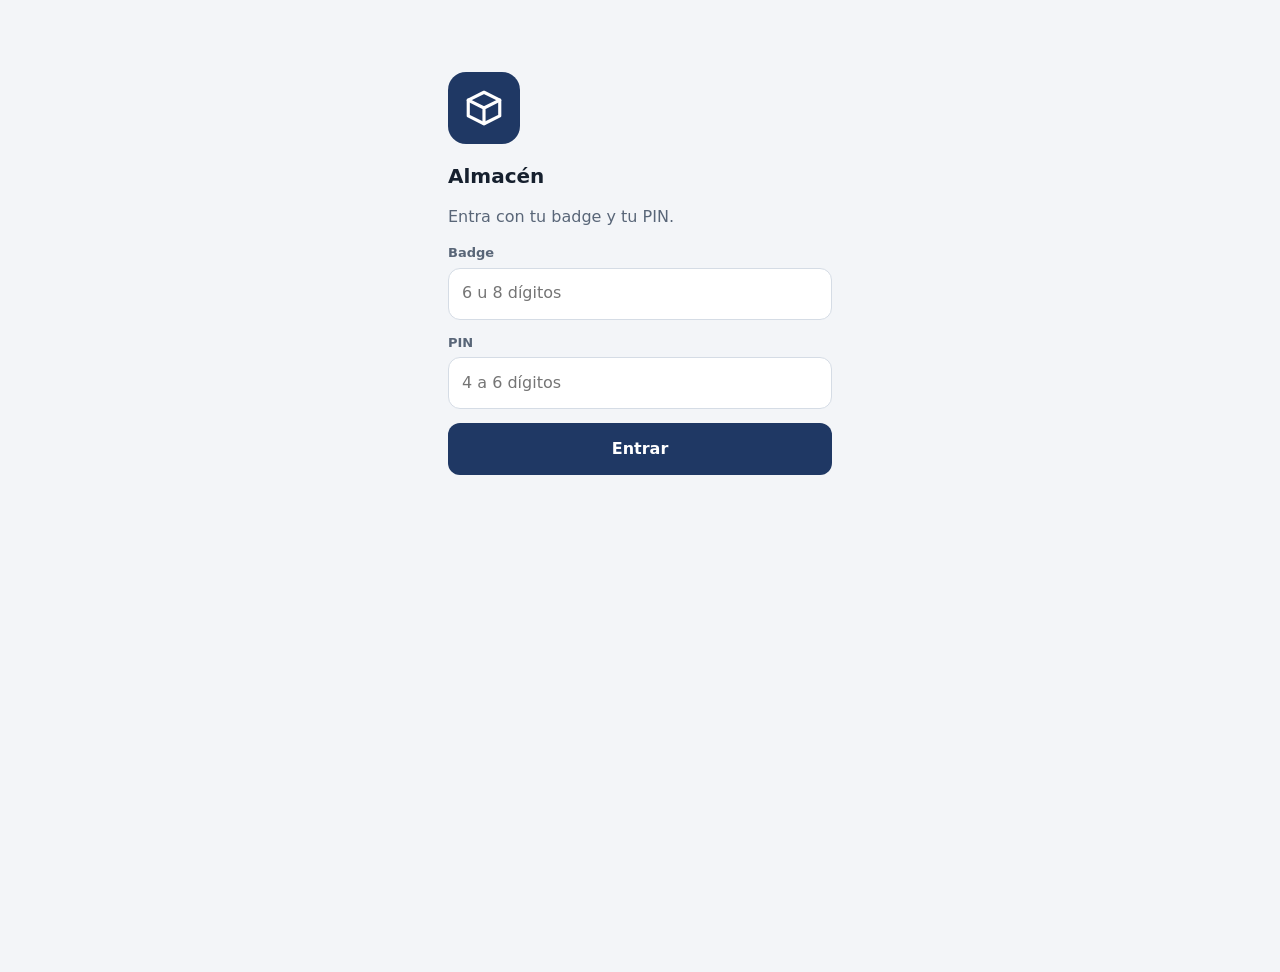
<file: index.html>
<!doctype html>
<html lang="es-MX">
<head>
<meta charset="utf-8">
<meta name="viewport" content="width=device-width, initial-scale=1, viewport-fit=cover">
<meta name="theme-color" content="#1f3864">
<meta name="apple-mobile-web-app-capable" content="yes">
<meta name="apple-mobile-web-app-title" content="Almacén">
<link rel="manifest" href="manifest.webmanifest">
<link rel="icon" href="icons/icon-192.png">
<link rel="apple-touch-icon" href="icons/icon-180.png">
<title>Almacén</title>
<link rel="stylesheet" href="styles.css">
</head>
<body>
<div id="app"></div>
<script src="config.js"></script>
<script src="demo.js"></script>
<script src="core.js"></script>
<script src="views.js"></script>
</body>
</html>
</file>
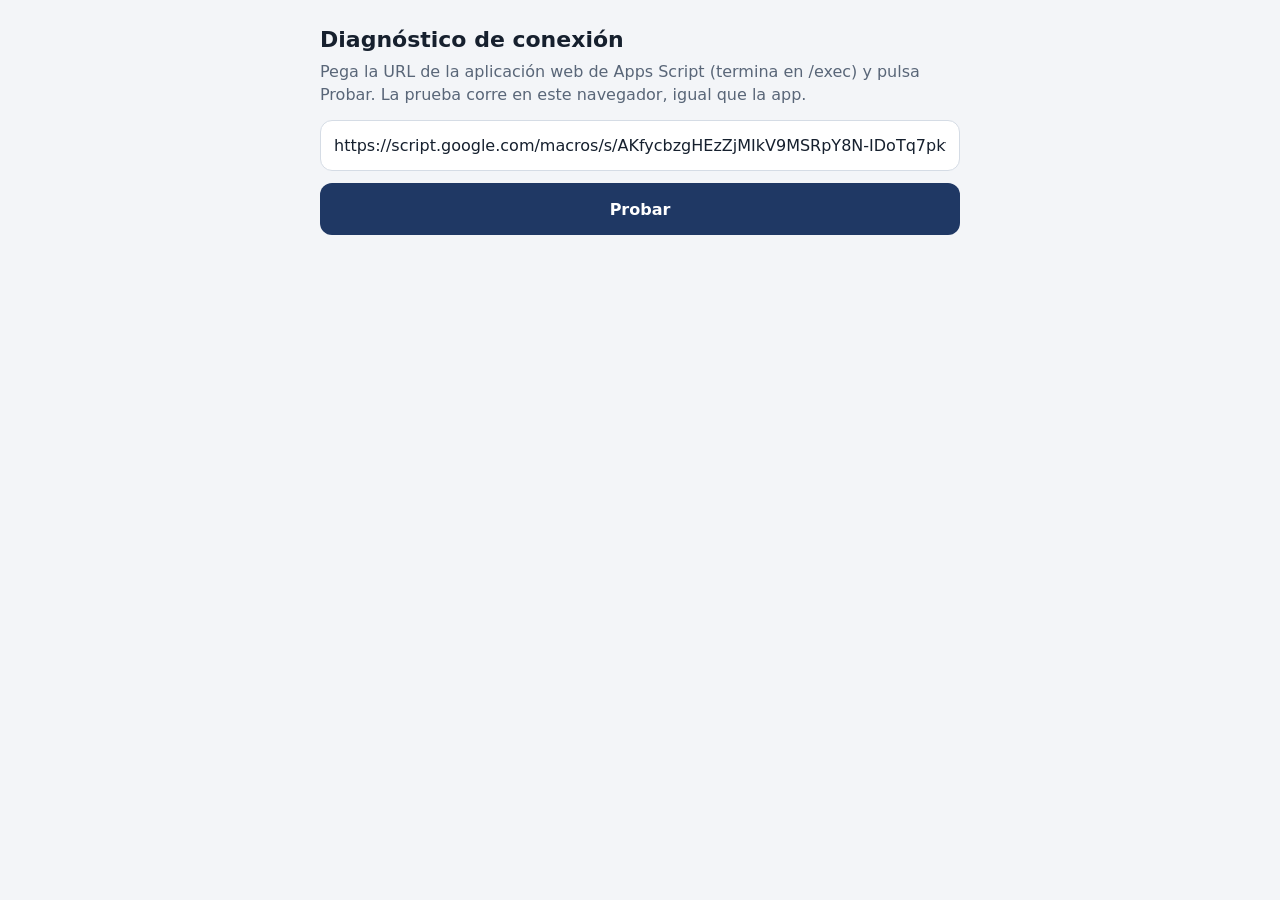
<file: diagnostico.html>
<!doctype html>
<html lang="es-MX">
<head>
<meta charset="utf-8">
<meta name="viewport" content="width=device-width, initial-scale=1">
<title>Diagnóstico de conexión</title>
<style>
  :root { --bg:#f3f5f8; --card:#fff; --ink:#16202e; --muted:#596678; --line:#d5dce5; --ok:#1e7a46; --bad:#b42318; --btn:#1f3864; }
  @media (prefers-color-scheme: dark) { :root { --bg:#0e151e; --card:#17212d; --ink:#e8edf3; --muted:#9eabbb; --line:#2c3a4b; --ok:#6fd69a; --bad:#ff9c92; --btn:#6b96e0; } }
  body { margin:0; background:var(--bg); color:var(--ink); font:16px/1.45 system-ui,-apple-system,"Segoe UI",Roboto,Arial,sans-serif; padding:18px; }
  main { max-width:640px; margin:0 auto; }
  h1 { font-size:22px; margin:6px 0 4px; } p { color:var(--muted); margin:0 0 14px; }
  input { width:100%; box-sizing:border-box; padding:13px; border:1.5px solid var(--line); border-radius:12px; background:var(--card); color:var(--ink); font:inherit; }
  button { width:100%; margin:12px 0; min-height:52px; border:0; border-radius:12px; background:var(--btn); color:#fff; font:inherit; font-weight:700; }
  .r { background:var(--card); border:1px solid var(--line); border-radius:14px; padding:12px 14px; margin-bottom:10px; }
  .r b.ok { color:var(--ok); } .r b.bad { color:var(--bad); } .r small { display:block; color:var(--muted); margin-top:6px; overflow-wrap:anywhere; }
</style>
</head>
<body>
<main>
  <h1>Diagnóstico de conexión</h1>
  <p>Pega la URL de la aplicación web de Apps Script (termina en /exec) y pulsa Probar. La prueba corre en este navegador, igual que la app.</p>
  <input id="url" inputmode="url" autocapitalize="off" autocorrect="off" spellcheck="false" placeholder="https://script.google.com/macros/s/.../exec">
  <button id="go">Probar</button>
  <div id="out"></div>
</main>
<script src="config.js" onerror="void 0"></script>
<script>
(function () {
  const $ = (id) => document.getElementById(id);
  const urlBox = $('url'), out = $('out');
  if (window.APP_CONFIG && /^https?:/.test(window.APP_CONFIG.API_URL || '')) urlBox.value = window.APP_CONFIG.API_URL;
  const esc = (s) => String(s).replace(/[&<>]/g, (c) => ({ '&': '&amp;', '<': '&lt;', '>': '&gt;' }[c]));
  const add = (ok, title, detail, raw) => {
    out.insertAdjacentHTML('beforeend', `<div class="r"><b class="${ok ? 'ok' : 'bad'}">${ok ? '✓' : '✗'} ${esc(title)}</b><div>${esc(detail || '')}</div>${raw ? `<small>${esc(raw)}</small>` : ''}</div>`);
    return ok;
  };
  const snippet = (t) => { const m = t.match(/<title>([^<]*)<\/title>/i); return (m ? 'Título de la página: ' + m[1] : t.replace(/<[^>]*>/g, ' ').replace(/\s+/g, ' ').trim()).slice(0, 160); };
  const looksLogin = (t) => /accounts\.google\.com|ServiceLogin|Sign in|Iniciar sesi[oó]n/i.test(t);

  async function run() {
    out.innerHTML = '';
    const url = urlBox.value.trim();
    if (!url) return add(false, 'Falta la URL', 'Pégala en el campo de arriba.');
    if (/docs\.google\.com\/spreadsheets/.test(url)) return add(false, 'Esa es la URL del libro', 'Necesitas la URL de la aplicación web de Apps Script: Implementar → Administrar implementaciones → URL de la aplicación web.');
    if (/\/dev(\?.*)?$/.test(url)) return add(false, 'La URL termina en /dev', 'Esa es la versión de prueba. Usa la que termina en /exec.');
    if (!/^https:\/\/script\.google\.com\/macros\/s\/[^/]+\/exec$/.test(url)) add(false, 'La URL no tiene el formato esperado', 'Debe ser https://script.google.com/macros/s/…/exec, sin espacios. Si tu cuenta de Google de empresa la generó, puede incluir /a/dominio/ y aun así funcionar.');
    else add(true, 'Formato de URL correcto');

    // 1) GET
    let getOk = false;
    try {
      const r = await fetch(url, { method: 'GET', redirect: 'follow' });
      const t = await r.text();
      let j = null; try { j = JSON.parse(t); } catch (e) { /* no era JSON */ }
      if (j && j.ok && j.app === 'almacen') { getOk = add(true, 'El servidor responde (GET)', 'Versión ' + j.version + '. La URL y el acceso público están bien.'); }
      else if (looksLogin(t)) add(false, 'Google pide iniciar sesión', 'El acceso de la implementación no es "Cualquier persona", o está en "Ejecutar como: usuario que accede". Corrígelo: Implementar → Administrar implementaciones → lápiz → Ejecutar como: Yo; Acceso: Cualquier persona → Versión nueva → Implementar.', snippet(t));
      else if (/autoriz/i.test(t)) add(false, 'El script necesita autorización', 'En el libro abre el menú Almacén → Probar la API y acepta los permisos (Avanzado → Ir a tu proyecto).', snippet(t));
      else if (/doGet/i.test(t)) add(false, 'No existe la función doGet', 'Code.gs no está pegado o guardado en el proyecto de Apps Script, o falta una versión nueva de la implementación.', snippet(t));
      else add(false, 'La respuesta no es la del servidor de almacén', 'Recibió algo distinto a lo esperado.', snippet(t));
    } catch (e) {
      add(false, 'No se pudo leer la respuesta (GET)', 'El navegador bloqueó la llamada. Casi siempre es porque Google redirige a una página de inicio de sesión (acceso no público) o porque la URL no es de una implementación publicada.', String(e));
    }

    // 2) POST como la app
    try {
      const r = await fetch(url, { method: 'POST', headers: { 'Content-Type': 'text/plain;charset=utf-8' }, body: JSON.stringify({ action: 'login', badge: '000000', pin: '0' }), redirect: 'follow' });
      const t = await r.text();
      let j = null; try { j = JSON.parse(t); } catch (e) { /* no era JSON */ }
      if (j && typeof j.ok === 'boolean') add(true, 'El inicio de sesión responde (POST)', j.ok ? 'Respuesta inesperada, pero válida.' : 'Respuesta del servidor: "' + (j.error || '') + '". Es normal: se probó con un badge falso.');
      else if (looksLogin(t)) add(false, 'El POST también pide iniciar sesión', 'Mismo problema de acceso público que arriba.', snippet(t));
      else add(false, 'El POST no devolvió JSON', 'El script puede tener un error. Abre Apps Script → Ejecuciones y revisa el último error.', snippet(t));
    } catch (e) {
      add(false, 'El POST fue bloqueado', getOk ? 'El GET funciona pero el POST no: revisa que Code.gs esté completo (función doPost) y que hayas publicado una versión nueva de la implementación.' : 'Mismo origen del problema que el GET.', String(e));
    }
    out.insertAdjacentHTML('beforeend', '<p>Si todo salió en verde pero la app sigue sin conectar, borra los datos del sitio en el navegador y vuelve a abrirla: puede tener guardada la copia anterior de config.js.</p>');
  }
  $('go').addEventListener('click', run);
})();
</script>
</body>
</html>
</file>
<file: styles.css>
:root {
  --bg: #f3f5f8; --surface: #ffffff; --ink: #16202e; --muted: #596678; --line: #d5dce5;
  --brand: #1f3864; --brand-ink: #ffffff; --btn: #1f3864; --btn-ink: #ffffff; --accent: #e8872b;
  --ok: #1e7a46; --ok-bg: #d9f2e3; --low: #a8480a; --low-bg: #fde4cf; --bad: #b42318; --bad-bg: #fde1de;
  --warn: #7a5f00; --warn-bg: #fff2bf; --info: #1d5fa8; --info-bg: #dcebfa; --loan: #5b3d99; --loan-bg: #e9e2f6;
  --off: #5b6776; --off-bg: #e5e9ee; --shadow: 0 1px 2px rgba(16,32,46,.08), 0 4px 14px rgba(16,32,46,.06);
  --r: 14px; --tap: 52px;
}
@media (prefers-color-scheme: dark) {
  :root {
    --bg: #0e151e; --surface: #17212d; --ink: #e8edf3; --muted: #9eabbb; --line: #2c3a4b;
    --brand: #14243f; --btn: #6b96e0; --btn-ink: #0b1220; --accent: #f0a04b;
    --ok: #6fd69a; --ok-bg: #173a29; --low: #ffb87a; --low-bg: #46290f; --bad: #ff9c92; --bad-bg: #4a1b17;
    --warn: #f2d46a; --warn-bg: #403405; --info: #8fc0f5; --info-bg: #14304f; --loan: #c3adf2; --loan-bg: #2e2250;
    --off: #9eabbb; --off-bg: #263241; --shadow: none;
  }
}
* { box-sizing: border-box; -webkit-tap-highlight-color: transparent; }
html, body { margin: 0; background: var(--bg); color: var(--ink); font: 16px/1.4 system-ui, -apple-system, "Segoe UI", Roboto, Arial, sans-serif; }
body { min-height: 100dvh; padding-bottom: calc(76px + env(safe-area-inset-bottom)); }
button, input, select, textarea { font: inherit; color: inherit; }
.num { font-variant-numeric: tabular-nums; }
[hidden] { display: none !important; }

/* encabezado */
.top { position: sticky; top: 0; z-index: 20; background: var(--brand); color: #fff; padding: calc(10px + env(safe-area-inset-top)) 16px 10px; display: flex; align-items: center; gap: 10px; }
.top h1 { font-size: 18px; margin: 0; letter-spacing: .2px; flex: 1; }
.top .who { font-size: 12px; opacity: .85; text-align: right; line-height: 1.2; }
.pill { display: inline-flex; align-items: center; gap: 6px; border-radius: 999px; padding: 5px 10px; font-size: 12px; font-weight: 600; background: rgba(255,255,255,.16); color: #fff; border: 0; min-height: 30px; }
.dot { width: 8px; height: 8px; border-radius: 50%; background: #5ee08e; }
.off .dot { background: #ffb34d; }
.iconbtn { background: rgba(255,255,255,.14); border: 0; color: #fff; width: 40px; height: 40px; border-radius: 12px; display: grid; place-items: center; }
.iconbtn svg { width: 20px; height: 20px; }
main { padding: 14px 14px 8px; max-width: 760px; margin: 0 auto; }
.banner { margin: 0 0 12px; padding: 10px 12px; border-radius: 12px; font-size: 14px; background: var(--warn-bg); color: var(--warn); font-weight: 600; }
.banner.bad { background: var(--bad-bg); color: var(--bad); }

/* navegación */
nav { position: fixed; left: 0; right: 0; bottom: 0; z-index: 20; background: var(--surface); border-top: 1px solid var(--line); display: grid; grid-template-columns: repeat(var(--n, 5), 1fr); padding-bottom: env(safe-area-inset-bottom); }
nav button { background: none; border: 0; padding: 8px 2px 7px; min-height: 62px; display: grid; justify-items: center; gap: 2px; color: var(--muted); font-size: 11.5px; font-weight: 600; position: relative; }
nav button svg { width: 24px; height: 24px; }
nav button[aria-current="page"] { color: var(--btn); }
nav button[aria-current="page"]::before { content: ""; position: absolute; top: 0; left: 28%; right: 28%; height: 3px; border-radius: 0 0 3px 3px; background: var(--accent); }
nav .count { position: absolute; top: 5px; right: 24%; background: var(--bad); color: #fff; border-radius: 99px; font-size: 10px; padding: 1px 5px; min-width: 16px; }

/* componentes */
h2 { font-size: 20px; margin: 4px 0 12px; }
h3 { font-size: 15px; margin: 18px 0 8px; color: var(--muted); text-transform: uppercase; letter-spacing: .5px; }
.card { background: var(--surface); border: 1px solid var(--line); border-radius: var(--r); padding: 13px 14px; margin-bottom: 10px; box-shadow: var(--shadow); }
.card.tap { cursor: pointer; }
.card.tap:active { transform: scale(.995); }
.row { display: flex; gap: 10px; align-items: center; }
.row.between { justify-content: space-between; }
.grow { flex: 1; min-width: 0; }
.muted { color: var(--muted); }
.small { font-size: 13px; }
.code { font-family: ui-monospace, "SF Mono", Menlo, Consolas, monospace; font-size: 12.5px; color: var(--muted); }
.title { font-weight: 650; }
.big { font-size: 28px; font-weight: 750; line-height: 1; }
.tag { display: inline-block; padding: 3px 9px; border-radius: 999px; font-size: 12px; font-weight: 700; white-space: nowrap; }
.t-ok { background: var(--ok-bg); color: var(--ok); } .t-low { background: var(--low-bg); color: var(--low); }
.t-bad { background: var(--bad-bg); color: var(--bad); } .t-warn { background: var(--warn-bg); color: var(--warn); }
.t-info { background: var(--info-bg); color: var(--info); } .t-loan { background: var(--loan-bg); color: var(--loan); }
.t-off { background: var(--off-bg); color: var(--off); }
.crit { display: inline-grid; place-items: center; width: 22px; height: 22px; border-radius: 6px; font-size: 12px; font-weight: 800; background: var(--off-bg); color: var(--ink); }
.crit.A { background: var(--bad); color: #fff; } .crit.B { background: var(--accent); color: #1b1000; }

.search { display: flex; gap: 8px; margin-bottom: 10px; }
.search input { flex: 1; }
input, select, textarea { width: 100%; min-height: var(--tap); padding: 10px 13px; border-radius: 12px; border: 1.5px solid var(--line); background: var(--surface); }
textarea { min-height: 84px; resize: vertical; }
input:focus, select:focus, textarea:focus { outline: 3px solid color-mix(in srgb, var(--btn) 35%, transparent); border-color: var(--btn); }
label.f { display: block; margin: 0 0 14px; }
label.f > span { display: block; font-size: 13px; font-weight: 650; color: var(--muted); margin-bottom: 5px; }
label.f .err { color: var(--bad); font-size: 13px; font-weight: 600; margin-top: 4px; }
.btn { min-height: var(--tap); padding: 0 18px; border-radius: 12px; border: 1.5px solid var(--line); background: var(--surface); font-weight: 700; display: inline-flex; align-items: center; justify-content: center; gap: 8px; cursor: pointer; }
a.btn { color: inherit; text-decoration: none; }
.btn.primary { background: var(--btn); color: var(--btn-ink); border-color: transparent; }
.btn.danger { background: var(--bad); color: #fff; border-color: transparent; }
.btn.block { width: 100%; }
.btn.sm { min-height: 40px; padding: 0 12px; font-size: 14px; }
.btn:disabled { opacity: .5; }
.btn svg { width: 20px; height: 20px; }
.chips { display: flex; gap: 8px; overflow-x: auto; padding: 2px 0 10px; scrollbar-width: none; }
.chip { flex: none; min-height: 38px; padding: 0 14px; border-radius: 999px; border: 1.5px solid var(--line); background: var(--surface); font-weight: 650; font-size: 14px; }
.chip[aria-pressed="true"] { background: var(--btn); color: var(--btn-ink); border-color: transparent; }
.stepper { display: grid; grid-template-columns: 60px 1fr 60px; gap: 8px; }
.stepper input { text-align: center; font-size: 22px; font-weight: 700; }
.stepper .btn { padding: 0; font-size: 26px; }

.types { display: grid; grid-template-columns: 1fr 1fr; gap: 10px; }
.type { min-height: 108px; border-radius: var(--r); border: 1.5px solid var(--line); background: var(--surface); padding: 12px; text-align: left; display: grid; align-content: space-between; gap: 6px; box-shadow: var(--shadow); }
.type b { font-size: 16px; line-height: 1.2; }
.type small { color: var(--muted); font-size: 12.5px; }
.type .arrow { font-size: 22px; font-weight: 800; }
.type.in .arrow { color: var(--ok); } .type.out .arrow { color: var(--low); } .type.loan .arrow { color: var(--loan); }
.type:active { transform: scale(.985); }
.found { border-radius: 12px; padding: 10px 12px; margin-top: 8px; background: var(--info-bg); color: var(--ink); font-size: 14px; }
.found.bad { background: var(--bad-bg); color: var(--bad); font-weight: 600; }
.gauge { position: relative; height: 10px; border-radius: 99px; background: var(--off-bg); margin: 14px 4px 22px; }
.gauge i { position: absolute; top: -3px; bottom: -3px; width: 3px; background: var(--ink); border-radius: 2px; }
.gauge i::after { content: attr(data-l); position: absolute; top: 14px; left: 50%; transform: translateX(-50%); font-size: 11px; font-style: normal; color: var(--muted); white-space: nowrap; }
.gauge i.up::after { top: auto; bottom: 14px; }
.gauge b { position: absolute; top: 0; bottom: 0; left: 0; border-radius: 99px; background: var(--btn); }
dl { display: grid; grid-template-columns: 120px 1fr; gap: 6px 10px; margin: 0; font-size: 14px; }
dt { color: var(--muted); } dd { margin: 0; overflow-wrap: anywhere; }

/* hoja inferior y avisos */
.scrim { position: fixed; inset: 0; background: rgba(8,14,22,.55); z-index: 40; display: flex; align-items: flex-end; justify-content: center; }
.sheet { background: var(--bg); width: 100%; max-width: 760px; max-height: 92dvh; overflow: auto; border-radius: 20px 20px 0 0; padding: 14px 14px calc(18px + env(safe-area-inset-bottom)); }
.sheet .grab { width: 44px; height: 5px; border-radius: 9px; background: var(--line); margin: 0 auto 12px; }
.toast { position: fixed; left: 12px; right: 12px; bottom: calc(80px + env(safe-area-inset-bottom)); z-index: 60; max-width: 560px; margin: 0 auto; background: #16202e; color: #fff; padding: 13px 16px; border-radius: 14px; font-weight: 600; box-shadow: 0 8px 26px rgba(0,0,0,.35); }
.toast.bad { background: var(--bad); }
.toast.ok { background: var(--ok); color: #fff; }
.login { max-width: 420px; margin: 8vh auto 0; padding: 0 18px; }
.login .logo { width: 72px; height: 72px; border-radius: 18px; background: var(--brand); display: grid; place-items: center; margin-bottom: 18px; }
.login .logo svg { width: 42px; height: 42px; color: #fff; }
.scan { position: fixed; inset: 0; z-index: 80; background: #000; display: flex; flex-direction: column; }
.scan video { flex: 1; object-fit: cover; width: 100%; }
.scan .frame { position: absolute; left: 10%; right: 10%; top: 32%; height: 22%; border: 3px solid var(--accent); border-radius: 14px; box-shadow: 0 0 0 100vmax rgba(0,0,0,.45); }
.scan .bar { position: absolute; left: 0; right: 0; bottom: 0; padding: 16px 16px calc(16px + env(safe-area-inset-bottom)); display: grid; gap: 10px; color: #fff; text-align: center; background: linear-gradient(transparent, rgba(0,0,0,.8)); }
.empty { text-align: center; color: var(--muted); padding: 34px 10px; }
.sync { font-size: 12px; color: var(--muted); text-align: center; margin: 6px 0 0; }
@media (min-width: 720px) { .types { grid-template-columns: repeat(3, 1fr); } }
@media (prefers-reduced-motion: reduce) { * { transition: none !important; animation: none !important; } }

.foto { margin: 10px 0 4px; text-align: center; }
.foto img { width: 100%; max-height: 260px; object-fit: contain; border-radius: 12px; background: var(--off-bg); display: block; }
</file>
